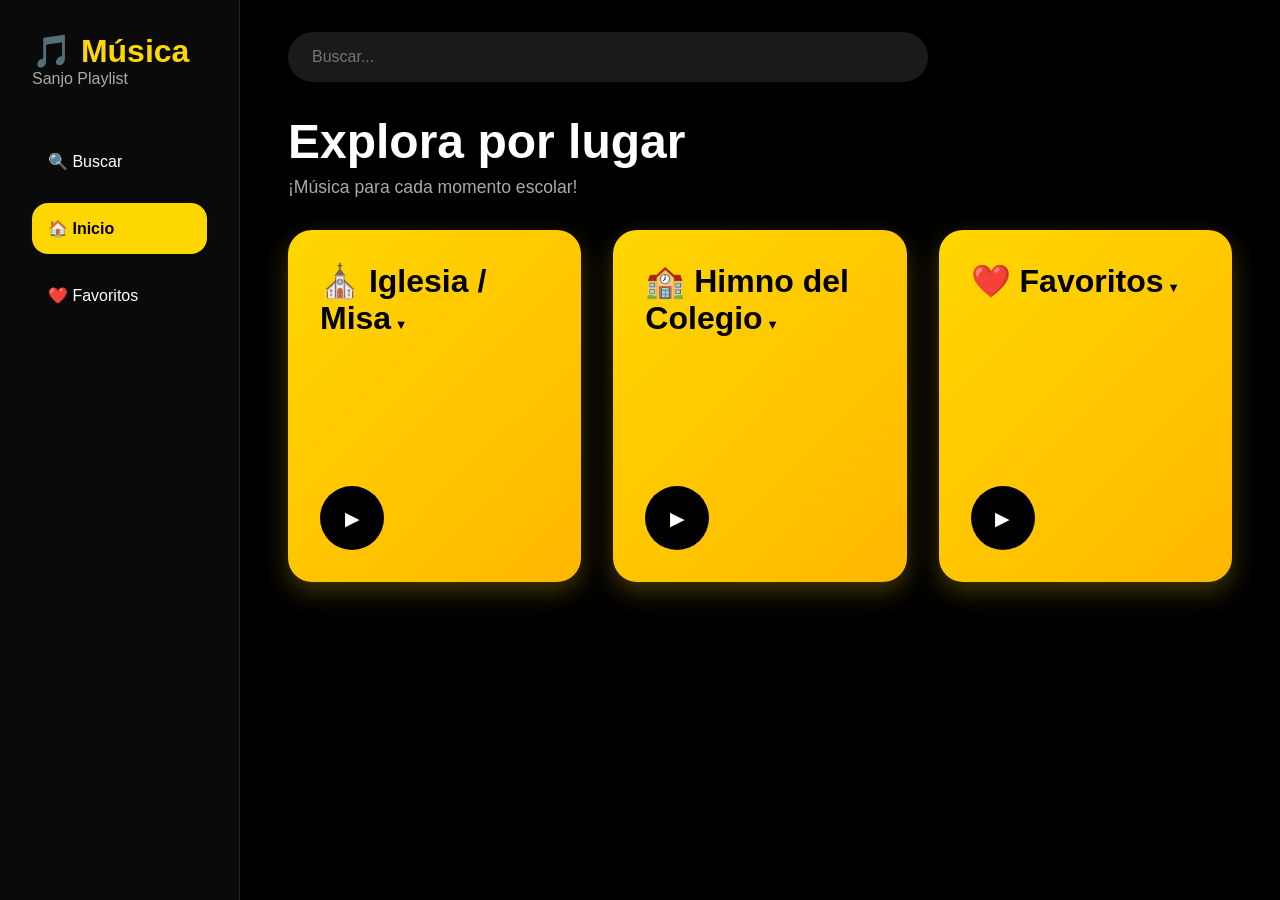
<file: index.html>
<!DOCTYPE html>
<html lang="es">
<head>
  <meta charset="UTF-8">
  <meta http-equiv="refresh" content="0; url=cl.html">
  <script>
    window.location.replace("cl.html");
  </script>
  <title>Redirigiendo...</title>
</head>
<body>
  <p>Si no eres redirigido automáticamente, haz clic en <a href="cl.html">cl.html</a>.</p>
</body>
</html>
</file>
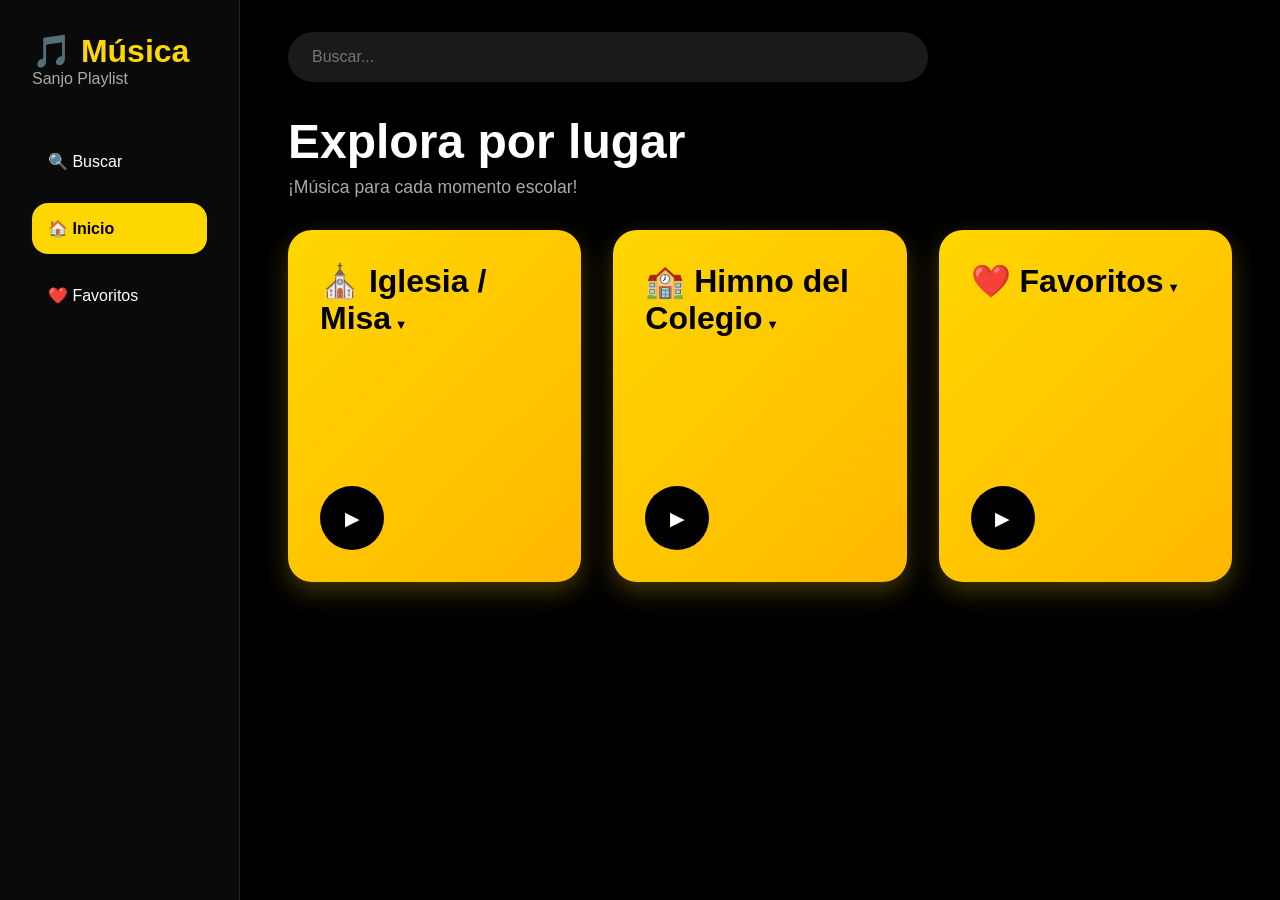
<file: cl.html>
<!DOCTYPE html>
<html lang="es">
<head>
    <meta charset="UTF-8">
    <meta name="viewport" content="width=device-width, initial-scale=1.0">
    <title>Sonidos que nos unen</title>
    <link rel="stylesheet" href="tnt.css">
</head>
<body>

<div class="nombre">

    <aside class="barra">

        <div class="logo">
            <h2>🎵 Música</h2>
            <p>Sanjo Playlist</p>
        </div>
        
    <ul class="menu">
        <li id="btnBuscar">🔍 Buscar</li>
        
        <li class="activo">
            🏠 Inicio
        </li>
        
        <li>
            <a href="favoritos.html">❤️ Favoritos</a>
        </li>
    </ul>

    </aside>

    <main>

    <div class="busqueda">
        <input
            type="text"
            id="buscador"
            placeholder="Buscar...">
    </div>

        <div class="titulo">
            <h1>Explora por lugar</h1>
            <p>¡Música para cada momento escolar!</p>
        </div>

<section class="cards">

<div class="card" data-categoria="misa" onclick="mostrarTexto(this)">

    <div>

        <h2>⛪ Iglesia / Misa</h2>

        <div class="descripcion">
            Música religiosa utilizada en celebraciones, actos litúrgicos y momentos de reflexión espiritual.
        </div>

    </div>

    <button onclick="irPagina(event,'iglesia.html')">▶</button>

</div>

<div class="card" data-categoria="himno" onclick="mostrarTexto(this)">

    <div>

        <h2>🏫 Himno del Colegio</h2>

        <div class="descripcion">
            Himno oficial de la institución escolar que representa sus valores, historia e identidad.
        </div>

    </div>

    <button onclick="irPagina(event,'himno.html')">▶</button>

</div>

<div class="card" onclick="mostrarTexto(this)">

    <div>

        <h2>❤️ Favoritos</h2>

        <div class="descripcion">
            Lista de canciones más escuchadas y marcadas como favoritas.
        </div>

    </div>

    <button onclick="irPagina(event,'favoritos.html')">▶</button>

</div>

</section>

    </main>

</div>


<script>
    function mostrarTexto(tarjeta){

    document.querySelectorAll(".card").forEach(otraTarjeta => {
        if(otraTarjeta !== tarjeta){
            otraTarjeta.classList.remove("activa");
        }
    });

    tarjeta.classList.toggle("activa");
}

function irPagina(event, pagina){

    event.stopPropagation();

    window.location.href = pagina;

}

const botonBuscar = document.getElementById("btnBuscar");
const buscador = document.getElementById("buscador");
const cards = document.querySelectorAll(".card");

botonBuscar.addEventListener("click", function () {
    buscador.focus();
});

buscador.addEventListener("input", function () {

    let texto = buscador.value.toLowerCase();

    cards.forEach(card => {

        let contenido = card.innerText.toLowerCase();

        if (contenido.includes(texto)) {
            card.style.display = "flex";
        } else {
            card.style.display = "none";
        }

    });

});

function toggleLike(btn, nombre){

    let favoritos = JSON.parse(localStorage.getItem("favoritos")) || [];

    if(btn.classList.contains("liked")){
        btn.classList.remove("liked");
        favoritos = favoritos.filter(c => c !== nombre);
    } else {
        btn.classList.add("liked");
        favoritos.push(nombre);
    }

    localStorage.setItem("favoritos", JSON.stringify(favoritos));
}

</script>

<script src="script.js"></script>

</body>
</html>
</file>
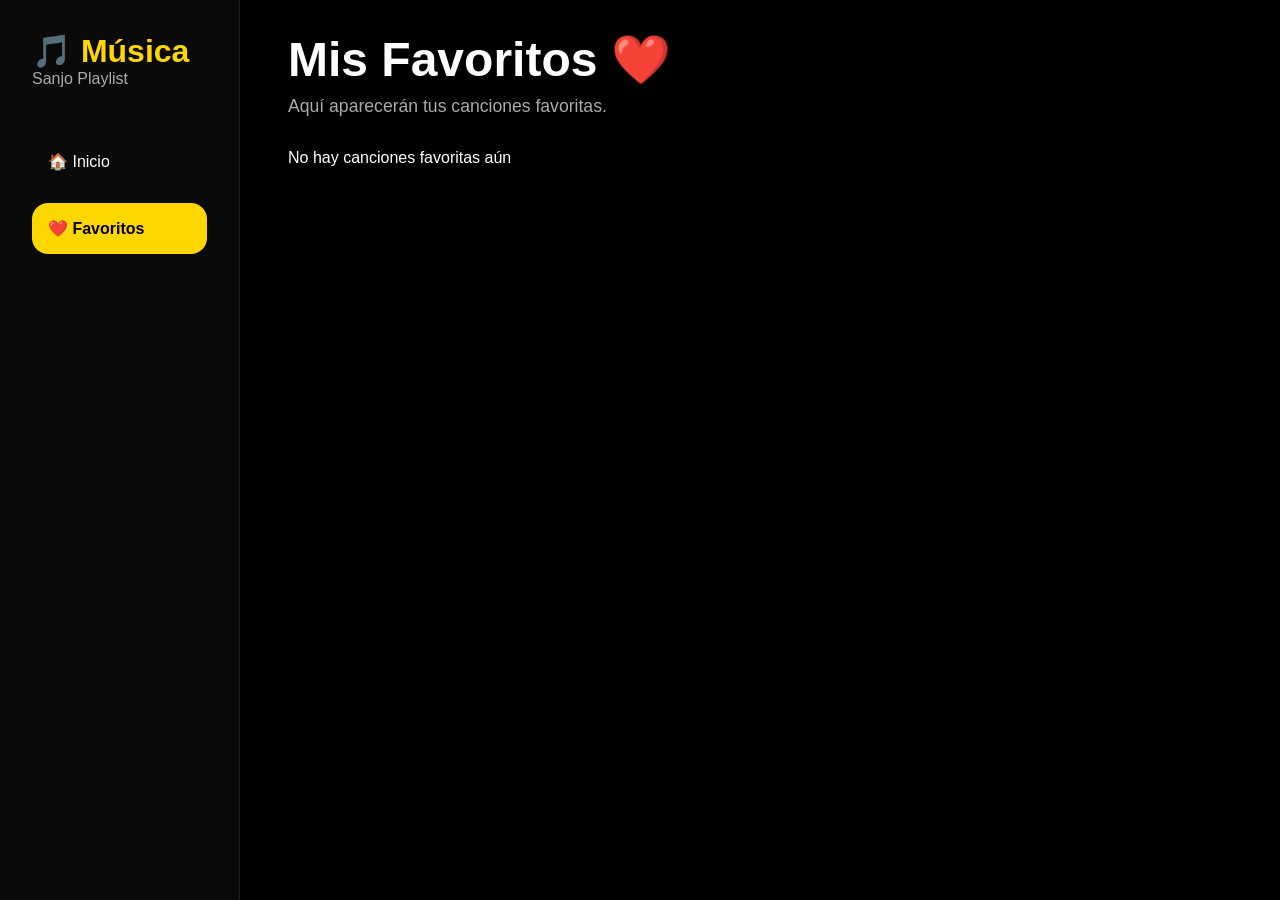
<file: favoritos.html>
<!DOCTYPE html>
<html lang="es">
<head>
    <meta charset="UTF-8">
    <meta name="viewport" content="width=device-width, initial-scale=1.0">
    <title>Favoritos</title>
    <link rel="stylesheet" href="tnt.css">
</head>

<body>

<div class="nombre">

    <aside class="barra">

        <div class="logo">
            <h2>🎵 Música</h2>
            <p>Sanjo Playlist</p>
        </div>

        <ul class="menu">
            <li><a href="cl.html">🏠 Inicio</a></li>
            <li class="activo">❤️ Favoritos</li>
        </ul>

    </aside>

<main>

    <div class="titulo">
        <h1>Mis Favoritos ❤️</h1>
        <p>Aquí aparecerán tus canciones favoritas.</p>
    </div>

    <div id="listaFavoritos" class="lista-favoritos">
    </div>

</main>

</div>

<script>

function toggleLike(btn, nombre){

    let favoritos = JSON.parse(localStorage.getItem("favoritos")) || [];

    if(btn.classList.contains("liked")){
        btn.classList.remove("liked");
        favoritos = favoritos.filter(c => c !== nombre);
    } else {
        btn.classList.add("liked");
        favoritos.push(nombre);
    }

    localStorage.setItem("favoritos", JSON.stringify(favoritos));
}

function cargarFavoritos(){

    const lista = document.getElementById("listaFavoritos");
    if(!lista) return;

    let favoritos = JSON.parse(localStorage.getItem("favoritos")) || [];

    if(favoritos.length === 0){
        lista.innerHTML = "<p>No hay canciones favoritas aún</p>";
        return;
    }

    lista.innerHTML = favoritos.map(c => `
        <div class="cancion-fav">
            ❤️ ${c}
        </div>
    `).join("");
}

document.addEventListener("DOMContentLoaded", cargarFavoritos);

</script>

<script src="script.js"></script>

</body>
</html>
</file>
<file: tnt.css>
*{
    margin:0;
    padding:0;
    box-sizing:border-box;
    font-family:Segoe UI, sans-serif;
}

body{
    height:100%;
    background:#000;
    color:white;
}

.nombre{
    display:flex;
    min-height:100vh;
}

.barra{
    width:18%;
    min-width:15rem;
    background:#0a0a0a;
    padding:2rem;
    border-right:0.1rem solid #222;
}

.logo{
    margin-bottom:3rem;
}

.logo h2{
    color:#FFD700;
    font-size:2rem;
}

.logo p{
    color:#aaa;
}

.menu{
    list-style:none;
}

.menu li{
    padding:1rem;
    margin-bottom:1rem;
    border-radius:1rem;
    cursor:pointer;
    transition:0.3s;
}

.menu li:hover{
    background:#FFD700;
    color:black;
}

.menu a{
    display:block;
    width:100%;
    color:white;
    text-decoration:none;
}

.menu li:hover a{
    color:black;
}

.menu .activo a{
    color:black;
}

.activo{
    background:#FFD700;
    color:black;
    font-weight:bold;
}

main{
    flex:1;
    padding:2rem 3rem;
    margin: 0;
}

.busqueda{
    margin-bottom:2rem;
}

.busqueda input{
    width:100%;
    max-width:40rem;
    padding:1rem 1.5rem;
    border:none;
    outline:none;
    border-radius:3rem;
    background:#1a1a1a;
    color:white;
    font-size:1rem;
}

.busqueda input:focus{
    border:0.15rem solid #FFD700;
    box-shadow:0 0 0.8rem rgba(255,215,0,0.5);
}

.titulo h1{
    font-size:3rem;
    margin-bottom:0.5rem;
}

.titulo p{
    color:#aaa;
    font-size:1.1rem;
}


.cards{
    margin-top:2rem;
    display:flex;
    gap:2rem;
    flex-wrap:wrap;
}

.card{
    text-decoration:none;
    color:black;
    flex:1;
    min-width:18rem;
    height:22rem;
    background:linear-gradient(135deg,#FFD700, #ffb700);
    color:black;
    border-radius:1.5rem;
    padding:2rem;
    display:flex;
    flex-direction:column;
    justify-content:space-between;
    transition:0.3s;
    box-shadow:0 0.6rem 1.5rem rgba(255,215,0,0.25);
}

.card:hover{
    transform:translateY(-0.5rem);
}

.card h2{
    font-size:2rem;
    margin-bottom:1rem;
}

.card button{

    width:4rem;
    height:4rem;
    border:none;
    border-radius:50%;
    background:black;
    color:white;
    font-size:1.2rem;
    cursor:pointer;
}

.descripcion{
    max-height:0;
    overflow:hidden;
    opacity:0;
    transition:0.4s;
    margin-top:1rem;
    font-size:0.95rem;
    line-height:1.5;
}

.card.activa .descripcion{
    max-height:10rem;
    opacity:1;
}

.card h2::after{
    content:" ▼"; 
    font-size:0.8rem; 
} 

.card.activa h2::after{ 
    content:" ▲";
}

.lista{
    margin-top:2rem;
    display:flex;
    flex-direction:column;
    gap:1rem;
}

.cancion{
    background:#1a1a1a;
    color:white;
    padding:1.2rem 2rem;
    border-radius:1rem;
    margin-bottom:1rem;
    display:flex;
    align-items:center;
    justify-content:space-between;
}

.cancion:hover{
    background:#2c2c2c;
}

.cancion span{
    font-size:1.2rem;
    font-weight:500;
}

.cancion div{
    display:flex;
    gap:0.5rem;
}

.like-btn{
    background:#333;
    color:white;
    border:none;
    padding:0.5rem 1rem;
    border-radius:10px;
    cursor:pointer;
}

.like-btn.liked{
    background:red;
}

.lista-favoritos{
    margin-top:2rem;
    display:flex;
    flex-direction:column;
    gap:1rem;
}

.cancion-fav{
    background:#1a1a1a;
    padding:1.2rem 2rem;
    border-radius:1rem;
    color:#aaa;
    font-size:1.1rem;
    display:flex;
    align-items:center;
    justify-content:space-between;
}

.cancion-fav:hover{
    background:#2a2a2a;
    color:white;
}

.foto{
    width:70px;
    height:70px;
    border-radius:10px;
}

.letra{
    max-height:0;
    overflow:hidden;
    opacity:0;
    transform:translateY(-8px);
    transition:0.35s ease;
}

.cancion.activa .letra{
    max-height:300px;
    opacity:1;
    transform:translateY(0);
}

.cancion span::after{
    content:"▼";
    font-size:0.8rem;
}

.cancion.activa span::after{
    content:"▲";
}

.cancion{
    flex-direction: column;
    align-items: flex-start;
}

.cancion > div{
    width:100%;
}

.letra{
    width:100%;
    margin-top:10px;
    background:#111;
    padding:10px;
    border-radius:10px;
}
</file>
